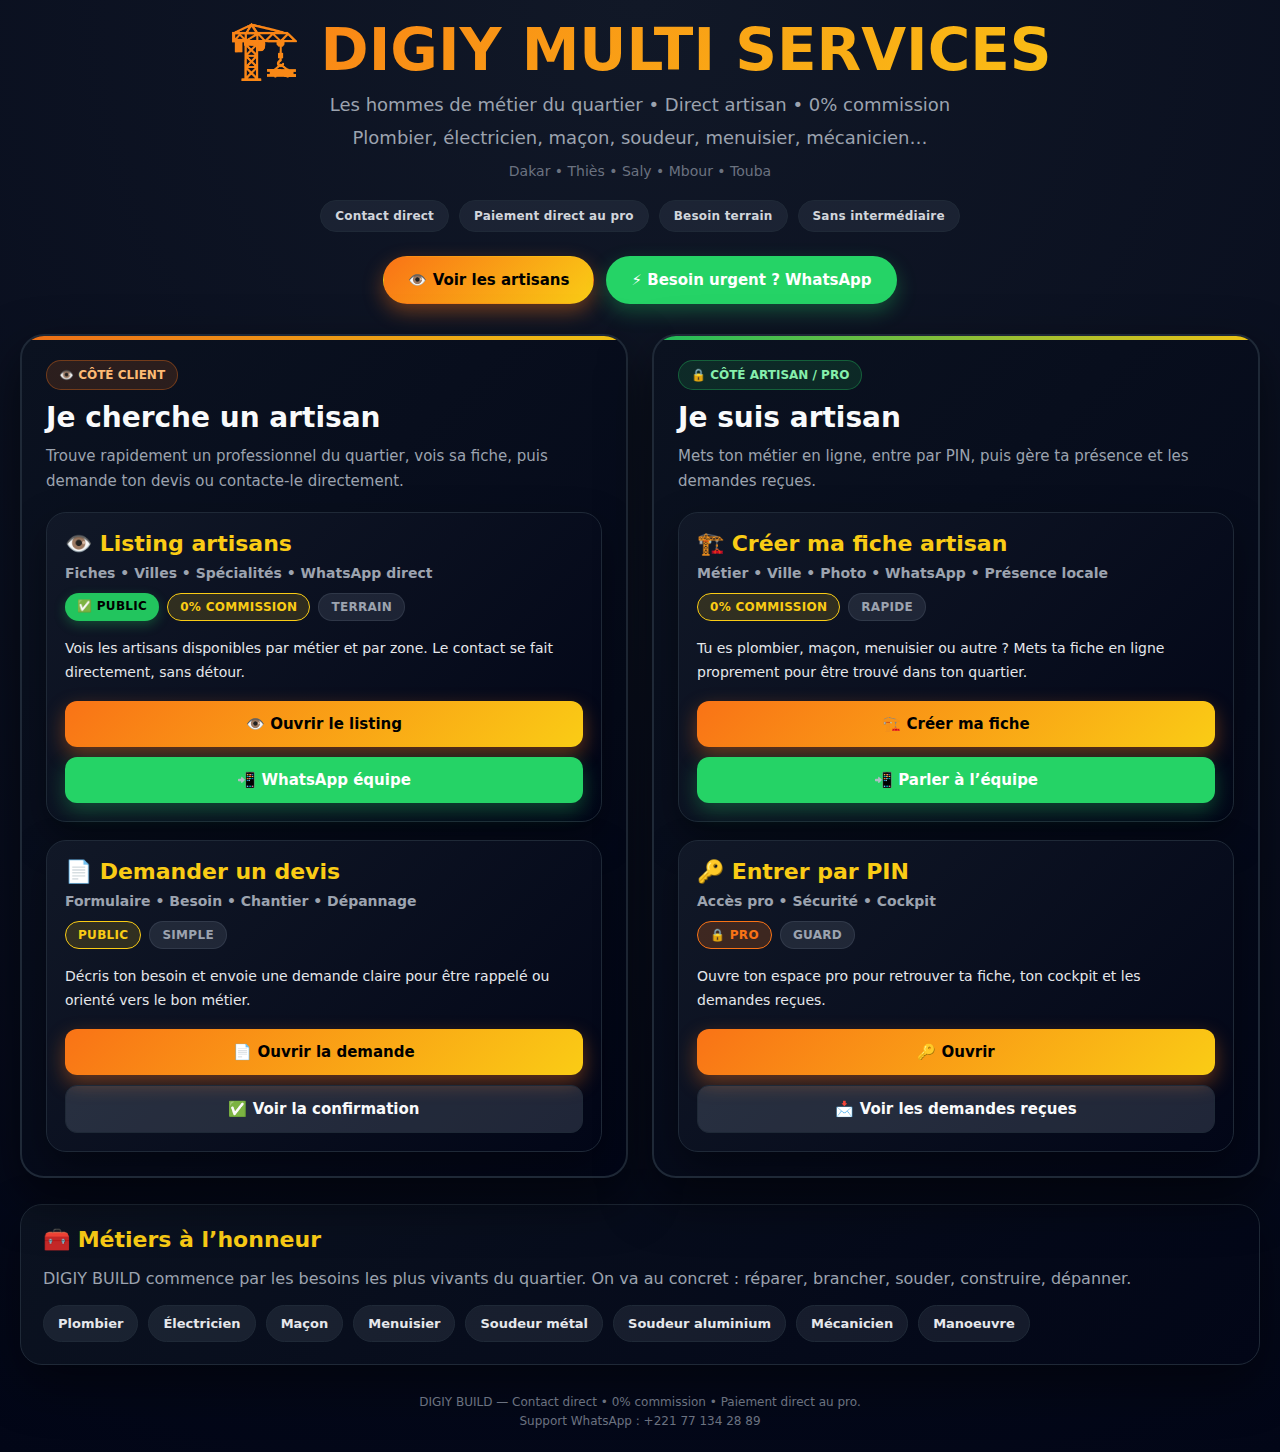
<file: index.html>
<!DOCTYPE html>
<html lang="fr">
<head>
  <meta charset="utf-8">
  <title>DIGIY BUILD — Hommes de métier du quartier</title>
  <meta name="viewport" content="width=device-width, initial-scale=1">
  <meta name="description" content="DIGIY BUILD : plombiers, électriciens, maçons, menuisiers, soudeurs, mécaniciens. Contact direct, 0% commission.">
  <meta name="theme-color" content="#020617">

  <style>
    :root{
      --bg:#020617;
      --accent:#facc15;
      --orange:#f97316;
      --green:#22c55e;
      --ink:#f9fafb;
      --muted:#9ca3af;
      --line:#1f2937;
      --card:#0b1220;
      --card2:#111827;
    }

    *{box-sizing:border-box;margin:0;padding:0}

    body{
      margin:0;
      background:
        radial-gradient(circle at top,#111827,#020617);
      color:var(--ink);
      font-family:system-ui,-apple-system,sans-serif;
      padding:20px;
      min-height:100vh;
    }

    .container{max-width:1400px;margin:0 auto}

    .header{
      text-align:center;
      margin-bottom:28px;
    }

    .header h1{
      font-size:clamp(38px,7vw,58px);
      font-weight:900;
      background:linear-gradient(135deg,#f97316,#facc15);
      -webkit-background-clip:text;
      -webkit-text-fill-color:transparent;
      margin:0 0 10px;
      line-height:1.05;
    }

    .header p{
      color:var(--muted);
      font-size:18px;
      margin:6px 0;
      line-height:1.5;
    }

    .header .zones{
      font-size:14px;
      color:#6b7280;
      margin-top:10px;
    }

    .hero-pills{
      margin-top:18px;
      display:flex;
      gap:10px;
      justify-content:center;
      flex-wrap:wrap;
    }

    .pill{
      padding:8px 14px;
      border-radius:999px;
      border:1px solid var(--line);
      background:rgba(148,163,184,.10);
      color:#d1d5db;
      font-size:12px;
      font-weight:800;
      letter-spacing:.2px;
    }

    .urgent-bar{
      margin:24px auto 0;
      max-width:860px;
      display:flex;
      gap:12px;
      justify-content:center;
      flex-wrap:wrap;
    }

    .cta-btn{
      display:inline-flex;
      align-items:center;
      justify-content:center;
      gap:8px;
      padding:14px 24px;
      text-decoration:none;
      border-radius:999px;
      font-weight:800;
      font-size:15px;
      transition:all .2s;
      border:1px solid transparent;
    }

    .cta-btn:hover{
      transform:translateY(-2px);
    }

    .cta-btn.primary{
      background:linear-gradient(135deg,#f97316,#facc15);
      color:#000;
      box-shadow:0 8px 20px rgba(249,115,22,.4);
    }

    .cta-btn.primary:hover{
      box-shadow:0 12px 28px rgba(249,115,22,.6);
    }

    .cta-btn.wa{
      background:#25d366;
      color:#fff;
      box-shadow:0 8px 20px rgba(37,211,102,.30);
    }

    .cta-btn.wa:hover{
      box-shadow:0 12px 28px rgba(37,211,102,.45);
    }

    .cta-btn.secondary{
      background:rgba(148,163,184,.14);
      color:var(--ink);
      border-color:var(--line);
    }

    .split{
      display:grid;
      grid-template-columns:1fr 1fr;
      gap:24px;
      margin-top:30px;
    }

    @media(max-width:900px){
      .split{grid-template-columns:1fr}
    }

    .panel{
      background:linear-gradient(135deg,#0b1220,#020617);
      border:2px solid var(--line);
      border-radius:24px;
      padding:24px;
      box-shadow:0 20px 50px rgba(0,0,0,.55);
      position:relative;
      overflow:hidden;
    }

    .panel::before{
      content:"";
      position:absolute;
      top:0;left:0;right:0;
      height:4px;
      background:linear-gradient(90deg,#f97316,#facc15);
      opacity:.95;
    }

    .panel.pro::before{
      background:linear-gradient(90deg,#22c55e,#facc15);
    }

    .panel-head{
      margin-bottom:18px;
    }

    .panel-kicker{
      display:inline-flex;
      align-items:center;
      gap:8px;
      padding:7px 12px;
      border-radius:999px;
      font-size:12px;
      font-weight:900;
      margin-bottom:12px;
    }

    .panel-kicker.public{
      background:rgba(249,115,22,.14);
      color:#fdba74;
      border:1px solid rgba(249,115,22,.35);
    }

    .panel-kicker.pro{
      background:rgba(34,197,94,.14);
      color:#86efac;
      border:1px solid rgba(34,197,94,.35);
    }

    .panel h2{
      font-size:28px;
      margin-bottom:10px;
      line-height:1.15;
    }

    .panel p{
      color:var(--muted);
      line-height:1.65;
      font-size:15px;
    }

    .grid{
      display:grid;
      grid-template-columns:1fr;
      gap:18px;
      margin-top:18px;
    }

    .card{
      background:linear-gradient(135deg,#111827,#020617);
      border:1px solid var(--line);
      border-radius:20px;
      padding:18px;
      box-shadow:0 16px 38px rgba(0,0,0,.38);
      transition:transform .2s, box-shadow .2s;
    }

    .card:hover{
      transform:translateY(-3px);
      box-shadow:0 20px 46px rgba(0,0,0,.52);
    }

    .card .name{
      font-size:22px;
      font-weight:900;
      color:var(--accent);
      margin-bottom:8px;
      line-height:1.2;
    }

    .card .type{
      font-size:14px;
      color:var(--muted);
      font-weight:700;
      margin-bottom:12px;
    }

    .card .desc{
      font-size:14px;
      color:#e5e7eb;
      line-height:1.7;
      margin-bottom:16px;
    }

    .badges{
      display:flex;
      gap:8px;
      flex-wrap:wrap;
      margin-bottom:16px;
    }

    .badge{
      padding:6px 12px;
      border-radius:999px;
      font-size:12px;
      font-weight:800;
      text-transform:uppercase;
      letter-spacing:.3px;
    }

    .badge-public{
      background:rgba(250,204,21,.15);
      color:var(--accent);
      border:1px solid var(--accent);
    }

    .badge-verified{
      background:var(--green);
      color:#000;
      box-shadow:0 4px 12px rgba(34,197,94,.3);
    }

    .badge-pro{
      background:rgba(249,115,22,.2);
      color:var(--orange);
      border:1px solid var(--orange);
    }

    .badge-info{
      background:rgba(148,163,184,.15);
      color:var(--muted);
      border:1px solid rgba(148,163,184,.15);
    }

    .actions{
      display:flex;
      gap:10px;
      flex-direction:column;
    }

    .btn{
      width:100%;
      padding:14px 20px;
      border:none;
      border-radius:12px;
      font-weight:800;
      font-size:15px;
      cursor:pointer;
      transition:all .2s;
      display:flex;
      align-items:center;
      justify-content:center;
      gap:8px;
      text-decoration:none;
    }

    .btn:active{transform:scale(.98)}

    .btn-primary{
      background:linear-gradient(135deg,#f97316,#facc15);
      color:#000;
      box-shadow:0 8px 20px rgba(249,115,22,.4);
    }

    .btn-primary:hover{
      box-shadow:0 12px 28px rgba(249,115,22,.6);
      transform:translateY(-2px);
    }

    .btn-wa{
      background:#25d366;
      color:#fff;
      box-shadow:0 8px 20px rgba(37,211,102,.3);
    }

    .btn-wa:hover{
      background:#20c05c;
      box-shadow:0 12px 28px rgba(37,211,102,.5);
      transform:translateY(-2px);
    }

    .btn-ghost{
      background:rgba(148,163,184,.2);
      color:var(--ink);
      border:1px solid var(--line);
      box-shadow:none;
    }

    .btn-ghost:hover{
      transform:translateY(-2px);
      border-color:rgba(250,204,21,.45);
    }

    .metiers{
      margin-top:26px;
      background:linear-gradient(135deg,#0b1220,#020617);
      border:1px solid var(--line);
      border-radius:22px;
      padding:22px;
      box-shadow:0 20px 50px rgba(0,0,0,.45);
    }

    .metiers h3{
      font-size:22px;
      margin-bottom:14px;
      color:var(--accent);
    }

    .metiers p{
      color:var(--muted);
      line-height:1.6;
      margin-bottom:14px;
    }

    .metier-list{
      display:flex;
      flex-wrap:wrap;
      gap:10px;
    }

    .metier{
      padding:10px 14px;
      border-radius:999px;
      background:rgba(148,163,184,.12);
      border:1px solid var(--line);
      color:#e5e7eb;
      font-size:13px;
      font-weight:800;
    }

    footer{
      margin-top:28px;
      text-align:center;
      color:#6b7280;
      font-size:12px;
      line-height:1.6;
    }
  </style>
</head>

<body>
  <div class="container">

    <div class="header">
      <h1>🏗️ DIGIY MULTI SERVICES</h1>
      <p>Les hommes de métier du quartier • Direct artisan • 0% commission</p>
      <p>Plombier, électricien, maçon, soudeur, menuisier, mécanicien…</p>
      <p class="zones">Dakar • Thiès • Saly • Mbour • Touba</p>

      <div class="hero-pills">
        <div class="pill">Contact direct</div>
        <div class="pill">Paiement direct au pro</div>
        <div class="pill">Besoin terrain</div>
        <div class="pill">Sans intermédiaire</div>
      </div>

      <div class="urgent-bar">
        <a href="./listing.html" class="cta-btn primary">👁️ Voir les artisans</a>
        <a href="https://wa.me/221771342889?text=Salut%20DIGIY%20BUILD%2C%20j%E2%80%99ai%20un%20besoin%20urgent%20de%20d%C3%A9pannage." class="cta-btn wa" target="_blank" rel="noopener">
          ⚡ Besoin urgent ? WhatsApp
        </a>
      </div>
    </div>

    <section class="split">

      <div class="panel">
        <div class="panel-head">
          <div class="panel-kicker public">👁️ CÔTÉ CLIENT</div>
          <h2>Je cherche un artisan</h2>
          <p>
            Trouve rapidement un professionnel du quartier, vois sa fiche, puis demande ton devis ou contacte-le directement.
          </p>
        </div>

        <div class="grid">
          <article class="card">
            <div class="name">👁️ Listing artisans</div>
            <div class="type">Fiches • Villes • Spécialités • WhatsApp direct</div>
            <div class="badges">
              <div class="badge badge-verified">✅ PUBLIC</div>
              <div class="badge badge-public">0% commission</div>
              <div class="badge badge-info">Terrain</div>
            </div>
            <div class="desc">
              Vois les artisans disponibles par métier et par zone. Le contact se fait directement, sans détour.
            </div>
            <div class="actions">
              <a class="btn btn-primary" href="./listing.html">👁️ Ouvrir le listing</a>
              <a class="btn btn-wa" href="https://wa.me/221771342889?text=Salut%20DIGIY%20BUILD%2C%20je%20cherche%20un%20artisan." target="_blank" rel="noopener">📲 WhatsApp équipe</a>
            </div>
          </article>

          <article class="card">
            <div class="name">📄 Demander un devis</div>
            <div class="type">Formulaire • Besoin • Chantier • Dépannage</div>
            <div class="badges">
              <div class="badge badge-public">Public</div>
              <div class="badge badge-info">Simple</div>
            </div>
            <div class="desc">
              Décris ton besoin et envoie une demande claire pour être rappelé ou orienté vers le bon métier.
            </div>
            <div class="actions">
              <a class="btn btn-primary" href="./request.html">📄 Ouvrir la demande</a>
              <a class="btn btn-ghost" href="./success.html">✅ Voir la confirmation</a>
            </div>
          </article>
        </div>
      </div>

      <div class="panel pro">
        <div class="panel-head">
          <div class="panel-kicker pro">🔒 CÔTÉ ARTISAN / PRO</div>
          <h2>Je suis artisan</h2>
          <p>
            Mets ton métier en ligne, entre par PIN, puis gère ta présence et les demandes reçues.
          </p>
        </div>

        <div class="grid">
          <article class="card">
            <div class="name">🏗️ Créer ma fiche artisan</div>
            <div class="type">Métier • Ville • Photo • WhatsApp • Présence locale</div>
            <div class="badges">
              <div class="badge badge-public">0% commission</div>
              <div class="badge badge-info">Rapide</div>
            </div>
            <div class="desc">
              Tu es plombier, maçon, menuisier ou autre ? Mets ta fiche en ligne proprement pour être trouvé dans ton quartier.
            </div>
            <div class="actions">
              <a class="btn btn-primary" href="./build-gen.html">🏗️ Créer ma fiche</a>
              <a class="btn btn-wa" href="https://wa.me/221771342889?text=Salut%20DIGIY%20BUILD%2C%20je%20veux%20mettre%20mon%20m%C3%A9tier%20en%20ligne." target="_blank" rel="noopener">📲 Parler à l’équipe</a>
            </div>
          </article>

          <article class="card">
            <div class="name">🔑 Entrer par PIN</div>
            <div class="type">Accès pro • Sécurité • Cockpit</div>
            <div class="badges">
              <div class="badge badge-pro">🔒 PRO</div>
              <div class="badge badge-info">Guard</div>
            </div>
            <div class="desc">
              Ouvre ton espace pro pour retrouver ta fiche, ton cockpit et les demandes reçues.
            </div>
            <div class="actions">
              <a class="btn btn-primary" href="./pin.html">🔑 Ouvrir</a>
              <a class="btn btn-ghost" href="./demandes.html">📩 Voir les demandes reçues</a>
            </div>
          </article>
        </div>
      </div>
    </section>

    <section class="metiers">
      <h3>🧰 Métiers à l’honneur</h3>
      <p>
        DIGIY BUILD commence par les besoins les plus vivants du quartier. On va au concret : réparer, brancher, souder, construire, dépanner.
      </p>

      <div class="metier-list">
        <span class="metier">Plombier</span>
        <span class="metier">Électricien</span>
        <span class="metier">Maçon</span>
        <span class="metier">Menuisier</span>
        <span class="metier">Soudeur métal</span>
        <span class="metier">Soudeur aluminium</span>
        <span class="metier">Mécanicien</span>
        <span class="metier">Manoeuvre</span>
      </div>
    </section>

    <footer>
      DIGIY BUILD — Contact direct • 0% commission • Paiement direct au pro.<br>
      Support WhatsApp : +221 77 134 28 89
    </footer>

  </div>
</body>
</html>
</file>
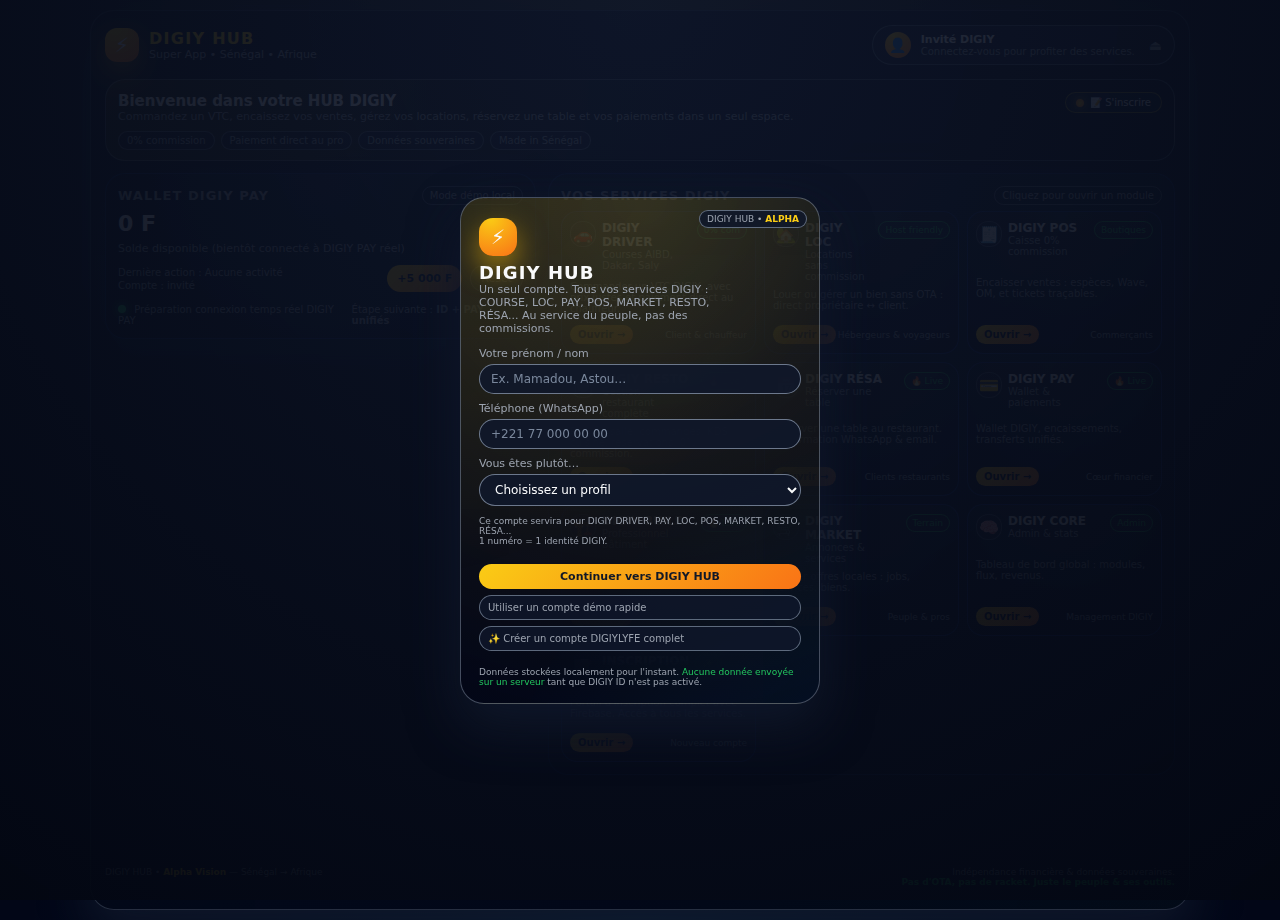
<file: hub-index.html>
<!DOCTYPE html>
<html lang="fr">
<head>
  <meta charset="utf-8">
  <title>DIGIY HUB — Super App Afrique</title>
  <meta name="viewport" content="width=device-width, initial-scale=1, viewport-fit=cover">
  <meta name="description" content="DIGIY HUB — Porte d'entrée unique vers les services DIGIY : DRIVER, LOC, PAY, POS, MARKET, RESTO, RÉSA.">
  <meta name="theme-color" content="#020617">

  <style>
    :root{
      --bg:#020617;
      --bg-soft:#020818;
      --card:#030712;
      --card-alt:#020617;
      --accent:#facc15;
      --accent-soft:#f97316;
      --accent-soft2:#22c55e;
      --ink:#f9fafb;
      --muted:#9ca3af;
      --line:#1f2937;
      --danger:#ef4444;
      --good:#22c55e;
      --info:#38bdf8;
      --radius-xl:20px;
      --radius-lg:16px;
      --radius-md:12px;
      --shadow-soft:0 20px 45px rgba(15,23,42,0.9);
    }

    *{
      box-sizing:border-box;
      margin:0;
      padding:0;
      font-family:-apple-system, BlinkMacSystemFont, system-ui, "Segoe UI", sans-serif;
    }

    body{
      min-height:100vh;
      background:
        radial-gradient(circle at top, rgba(250,204,21,0.16), transparent 60%),
        radial-gradient(circle at bottom, rgba(56,189,248,0.12), transparent 55%),
        #020617;
      color:var(--ink);
      display:flex;
      justify-content:center;
      padding:10px;
    }

    .app{
      width:100%;
      max-width:1100px;
      min-height:100vh;
      background:linear-gradient(135deg, #020617 0%, #020819 50%, #020617 100%);
      border-radius:24px;
      border:1px solid rgba(148,163,184,0.25);
      box-shadow:var(--shadow-soft);
      padding:14px 14px 22px;
      display:flex;
      flex-direction:column;
      position:relative;
      overflow:hidden;
    }

    .app::before{
      content:"";
      position:absolute;
      inset:-40%;
      background:
        radial-gradient(circle at 0% 0%, rgba(250,204,21,0.08), transparent 55%),
        radial-gradient(circle at 100% 100%, rgba(34,197,94,0.08), transparent 45%);
      opacity:0.75;
      pointer-events:none;
    }

    header{
      position:relative;
      z-index:5;
      display:flex;
      align-items:center;
      justify-content:space-between;
      margin-bottom:8px;
    }

    .brand{
      display:flex;
      align-items:center;
      gap:10px;
    }

    .brand-logo{
      width:34px;
      height:34px;
      border-radius:12px;
      background:radial-gradient(circle at 30% 0%, #facc15, #f97316);
      display:flex;
      align-items:center;
      justify-content:center;
      font-size:20px;
      box-shadow:0 10px 25px rgba(234,179,8,0.5);
    }

    .brand-text-title{
      font-size:16px;
      font-weight:800;
      letter-spacing:0.08em;
      text-transform:uppercase;
      color:var(--accent);
    }
    .brand-text-sub{
      font-size:11px;
      color:var(--muted);
    }

    .user-pill{
      display:flex;
      align-items:center;
      gap:10px;
      background:rgba(15,23,42,0.9);
      border-radius:999px;
      padding:6px 12px;
      border:1px solid rgba(148,163,184,0.5);
      font-size:11px;
    }

    .user-avatar{
      width:26px;
      height:26px;
      border-radius:999px;
      background:radial-gradient(circle at 30% 0%, var(--accent), #f97316);
      display:flex;
      align-items:center;
      justify-content:center;
      font-size:14px;
    }

    .user-name{
      font-weight:600;
    }

    .user-role{
      color:var(--muted);
      font-size:10px;
    }

    .logout-btn{
      border:none;
      background:transparent;
      color:var(--muted);
      font-size:14px;
      cursor:pointer;
      padding:0 0 0 4px;
    }

    main{
      position:relative;
      z-index:5;
      flex:1;
      display:flex;
      flex-direction:column;
      gap:12px;
      margin-top:6px;
    }

    .welcome{
      background:radial-gradient(circle at top left, rgba(250,204,21,0.14), transparent 55%);
      border-radius:var(--radius-xl);
      border:1px solid rgba(148,163,184,0.45);
      padding:12px 12px 10px;
      display:flex;
      flex-direction:column;
      gap:3px;
    }

    .welcome-top{
      display:flex;
      justify-content:space-between;
      align-items:flex-start;
      gap:10px;
    }

    .welcome-title{
      font-size:15px;
      font-weight:700;
    }

    .welcome-sub{
      font-size:11px;
      color:var(--muted);
    }

    .welcome-badge{
      font-size:10px;
      border-radius:999px;
      padding:4px 10px;
      border:1px solid rgba(250,204,21,0.5);
      background:rgba(15,23,42,0.85);
      display:inline-flex;
      align-items:center;
      gap:6px;
      cursor:pointer;
      transition: all 0.3s;
    }

    .welcome-badge:hover{
      background:rgba(250,204,21,0.2);
      border-color:var(--accent);
    }

    .welcome-badge span.dot{
      width:8px;
      height:8px;
      border-radius:999px;
      background:radial-gradient(circle, var(--accent), #f97316);
      box-shadow:0 0 10px rgba(250,204,21,0.8);
    }

    .welcome-tags{
      display:flex;
      flex-wrap:wrap;
      gap:6px;
      margin-top:5px;
    }

    .welcome-tag{
      font-size:10px;
      padding:3px 8px;
      border-radius:999px;
      border:1px solid rgba(148,163,184,0.5);
      color:var(--muted);
      background:rgba(15,23,42,0.7);
    }

    .grid{
      display:grid;
      grid-template-columns:2.2fr 3.2fr;
      gap:12px;
      align-items:flex-start;
    }

    @media(max-width:800px){
      .app{
        border-radius:0;
        border:none;
        box-shadow:none;
      }
      .grid{
        grid-template-columns:1fr;
      }
    }

    .card{
      background:radial-gradient(circle at top, rgba(15,23,42,0.9), rgba(3,7,18,0.96));
      border-radius:var(--radius-xl);
      border:1px solid rgba(30,64,175,0.4);
      padding:12px;
      box-shadow:0 12px 35px rgba(15,23,42,0.8);
      position:relative;
      overflow:hidden;
    }

    .card-header{
      display:flex;
      justify-content:space-between;
      align-items:center;
      margin-bottom:6px;
    }

    .card-title{
      font-size:13px;
      font-weight:700;
      text-transform:uppercase;
      letter-spacing:0.08em;
      color:var(--muted);
    }

    .card-pill{
      font-size:10px;
      padding:3px 7px;
      border-radius:999px;
      border:1px solid rgba(148,163,184,0.5);
      color:var(--muted);
    }

    .wallet-main{
      display:flex;
      flex-direction:column;
      gap:6px;
      margin-top:4px;
    }

    .wallet-balance{
      font-size:22px;
      font-weight:800;
    }

    .wallet-label{
      font-size:11px;
      color:var(--muted);
    }

    .wallet-row{
      display:flex;
      justify-content:space-between;
      align-items:center;
      margin-top:4px;
      gap:6px;
    }

    .wallet-meta{
      font-size:10px;
      color:var(--muted);
      display:flex;
      flex-direction:column;
      gap:2px;
    }

    .wallet-actions{
      display:flex;
      gap:8px;
    }

    .btn{
      border:none;
      border-radius:999px;
      padding:6px 10px;
      font-size:11px;
      cursor:pointer;
      display:inline-flex;
      align-items:center;
      gap:5px;
      white-space:nowrap;
      transition:all 0.3s;
    }

    .btn-primary{
      background:linear-gradient(135deg, #facc15, #f97316);
      color:#111827;
      font-weight:600;
    }

    .btn-primary:hover{
      transform:translateY(-2px);
      box-shadow:0 5px 15px rgba(250,204,21,0.5);
    }

    .btn-ghost{
      background:rgba(15,23,42,0.9);
      color:var(--muted);
      border:1px solid rgba(148,163,184,0.5);
    }

    .btn-ghost:hover{
      border-color:var(--accent);
    }

    .wallet-foot{
      display:flex;
      justify-content:space-between;
      align-items:center;
      margin-top:6px;
      font-size:10px;
      color:var(--muted);
    }

    .status-dot{
      width:8px;
      height:8px;
      border-radius:999px;
      background:var(--good);
      box-shadow:0 0 10px rgba(34,197,94,0.9);
      margin-right:5px;
      display:inline-block;
    }

    .modules{
      display:grid;
      grid-template-columns:repeat(3, minmax(0,1fr));
      gap:8px;
      margin-top:4px;
    }

    @media(max-width:900px){
      .modules{
        grid-template-columns:repeat(2, minmax(0,1fr));
      }
    }

    @media(max-width:600px){
      .modules{
        grid-template-columns:repeat(2,minmax(0,1fr));
      }
    }

    .module{
      background:radial-gradient(circle at top, rgba(15,23,42,0.95), #020617);
      border-radius:var(--radius-lg);
      border:1px solid rgba(30,64,175,0.6);
      padding:9px 8px;
      display:flex;
      flex-direction:column;
      justify-content:space-between;
      gap:4px;
      position:relative;
      overflow:hidden;
      transition:all 0.3s;
    }

    .module:hover{
      border-color:var(--accent);
      transform:translateY(-2px);
    }

    .module::before{
      content:"";
      position:absolute;
      inset:-40%;
      background:radial-gradient(circle at top, rgba(250,204,21,0.08), transparent 55%);
      opacity:0.75;
      pointer-events:none;
    }

    .module-header{
      display:flex;
      align-items:flex-start;
      justify-content:space-between;
      gap:6px;
    }

    .module-icon{
      width:26px;
      height:26px;
      border-radius:12px;
      display:flex;
      align-items:center;
      justify-content:center;
      font-size:16px;
      background:rgba(15,23,42,0.9);
      border:1px solid rgba(148,163,184,0.4);
      flex-shrink:0;
    }

    .module-titles{
      flex:1;
    }

    .module-name{
      font-size:12px;
      font-weight:700;
    }

    .module-tagline{
      font-size:10px;
      color:var(--muted);
    }

    .module-badge{
      font-size:9px;
      padding:3px 6px;
      border-radius:999px;
      border:1px solid rgba(34,197,94,0.8);
      color:var(--good);
      background:rgba(15,23,42,0.9);
      white-space:nowrap;
    }

    .module-body{
      font-size:10px;
      color:var(--muted);
      margin-top:3px;
      min-height:28px;
    }

    .module-foot{
      display:flex;
      justify-content:space-between;
      align-items:center;
      margin-top:4px;
      font-size:9px;
      color:var(--muted);
    }

    .module-btn{
      border:none;
      border-radius:999px;
      padding:4px 8px;
      font-size:10px;
      cursor:pointer;
      background:linear-gradient(135deg, #facc15, #f97316);
      color:#020617;
      font-weight:600;
      display:inline-flex;
      align-items:center;
      gap:4px;
      transition:all 0.3s;
    }

    .module-btn:hover{
      transform:translateX(2px);
      box-shadow:0 3px 10px rgba(250,204,21,0.4);
    }

    .module-mini{
      font-size:9px;
      color:var(--muted);
    }

    footer{
      position:relative;
      z-index:5;
      margin-top:10px;
      font-size:9px;
      color:var(--muted);
      display:flex;
      justify-content:space-between;
      gap:6px;
      flex-wrap:wrap;
    }

    .footer-left span{
      color:var(--accent);
      font-weight:600;
    }

    .footer-right{
      text-align:right;
    }

    .footer-right strong{
      color:var(--accent-soft2);
    }

    /* OVERLAY LOGIN DIGIY ID */

    .overlay{
      position:fixed;
      inset:0;
      background:radial-gradient(circle at top, rgba(15,23,42,0.9), rgba(3,7,18,0.96));
      display:flex;
      align-items:center;
      justify-content:center;
      z-index:50;
    }

    .overlay.hidden{
      display:none;
    }

    .login-card{
      width:100%;
      max-width:360px;
      background:radial-gradient(circle at top, rgba(250,204,21,0.12), #020617);
      border-radius:24px;
      border:1px solid rgba(148,163,184,0.45);
      padding:20px 18px 16px;
      box-shadow:0 22px 50px rgba(15,23,42,1);
      position:relative;
      overflow:hidden;
    }

    .login-card::before{
      content:"";
      position:absolute;
      inset:-40%;
      background:
        radial-gradient(circle at 0% 0%, rgba(250,204,21,0.16), transparent 55%),
        radial-gradient(circle at 100% 100%, rgba(56,189,248,0.12), transparent 45%);
      opacity:0.9;
      pointer-events:none;
    }

    .login-head{
      position:relative;
      z-index:2;
      margin-bottom:12px;
    }

    .login-logo{
      width:38px;
      height:38px;
      border-radius:14px;
      background:radial-gradient(circle at 30% 0%, #facc15, #f97316);
      display:flex;
      align-items:center;
      justify-content:center;
      font-size:20px;
      box-shadow:0 12px 28px rgba(234,179,8,0.6);
      margin-bottom:6px;
    }

    .login-title{
      font-size:18px;
      font-weight:800;
      letter-spacing:0.06em;
      text-transform:uppercase;
    }

    .login-sub{
      font-size:11px;
      color:var(--muted);
      max-width:260px;
    }

    .login-form{
      position:relative;
      z-index:2;
      margin-top:8px;
      display:flex;
      flex-direction:column;
      gap:8px;
    }

    .field{
      display:flex;
      flex-direction:column;
      gap:4px;
    }

    .field label{
      font-size:11px;
      color:var(--muted);
    }

    .field input, .field select{
      border-radius:999px;
      border:1px solid rgba(148,163,184,0.7);
      background:rgba(15,23,42,0.9);
      color:var(--ink);
      padding:7px 11px;
      font-size:12px;
      outline:none;
    }

    .field input::placeholder{
      color:rgba(148,163,184,0.8);
    }

    .login-tip{
      font-size:9px;
      color:var(--muted);
      margin-top:2px;
    }

    .login-actions{
      margin-top:10px;
      display:flex;
      flex-direction:column;
      gap:6px;
    }

    .btn-full{
      width:100%;
      justify-content:center;
    }

    .btn-alt{
      background:rgba(15,23,42,0.8);
      color:var(--muted);
      border:1px solid rgba(148,163,184,0.6);
      font-size:10px;
      padding:6px 8px;
    }

    .login-foot{
      margin-top:8px;
      font-size:9px;
      color:var(--muted);
    }

    .login-foot span{
      color:var(--accent-soft2);
    }

    .pill-env{
      position:absolute;
      right:12px;
      top:12px;
      font-size:9px;
      padding:3px 7px;
      border-radius:999px;
      border:1px solid rgba(148,163,184,0.6);
      color:var(--muted);
      background:rgba(15,23,42,0.9);
      z-index:3;
    }

    .pill-env strong{
      color:var(--accent);
    }
  </style>
</head>
<body>

<div class="overlay" id="loginOverlay">
  <div class="login-card">
    <div class="pill-env">
      DIGIY HUB • <strong>ALPHA</strong>
    </div>
    <div class="login-head">
      <div class="login-logo">⚡</div>
      <div class="login-title">DIGIY HUB</div>
      <div class="login-sub">
        Un seul compte. Tous vos services DIGIY : COURSE, LOC, PAY, POS, MARKET, RESTO, RÉSA... 
        Au service du peuple, pas des commissions.
      </div>
    </div>

    <form class="login-form" onsubmit="event.preventDefault(); handleLogin();">
      <div class="field">
        <label for="loginName">Votre prénom / nom</label>
        <input id="loginName" type="text" placeholder="Ex. Mamadou, Astou…" required>
      </div>
      <div class="field">
        <label for="loginPhone">Téléphone (WhatsApp)</label>
        <input id="loginPhone" type="tel" placeholder="+221 77 000 00 00" required>
      </div>
      <div class="field">
        <label for="loginRole">Vous êtes plutôt…</label>
        <select id="loginRole" required>
          <option value="">Choisissez un profil</option>
          <option value="client">Client / voyageur</option>
          <option value="chauffeur">Chauffeur / livreur</option>
          <option value="commercant">Commerçant / Pro</option>
          <option value="hebergeur">Hébergeur / Pro LOC</option>
          <option value="admin">Admin DIGIY</option>
        </select>
      </div>

      <div class="login-tip">
        Ce compte servira pour DIGIY DRIVER, PAY, LOC, POS, MARKET, RESTO, RÉSA... 
        <br>1 numéro = 1 identité DIGIY.
      </div>

      <div class="login-actions">
        <button type="submit" class="btn btn-primary btn-full">
          Continuer vers DIGIY HUB
        </button>
        <button type="button" class="btn btn-alt" onclick="quickDemoUser()">
          Utiliser un compte démo rapide
        </button>
        <button type="button" class="btn btn-alt" onclick="openModule('inscription')">
          ✨ Créer un compte DIGIYLYFE complet
        </button>
      </div>

      <div class="login-foot">
        Données stockées localement pour l'instant. <span>Aucune donnée envoyée sur un serveur</span> tant que DIGIY ID n'est pas activé.
      </div>
    </form>
  </div>
</div>

<div class="app">
  <header>
    <div class="brand">
      <div class="brand-logo">⚡</div>
      <div>
        <div class="brand-text-title">DIGIY HUB</div>
        <div class="brand-text-sub">Super App • Sénégal • Afrique</div>
      </div>
    </div>

    <div class="user-pill" id="userPill">
      <div class="user-avatar" id="userAvatar">👤</div>
      <div>
        <div class="user-name" id="userName">Invité DIGIY</div>
        <div class="user-role" id="userRole">Connectez-vous pour accéder à vos services</div>
      </div>
      <button class="logout-btn" onclick="logoutUser()" title="Changer de compte">⏏</button>
    </div>
  </header>

  <main>
    <section class="welcome">
      <div class="welcome-top">
        <div>
          <div class="welcome-title" id="welcomeTitle">
            Bienvenue dans votre HUB DIGIY
          </div>
          <div class="welcome-sub" id="welcomeSub">
            Commandez un VTC, encaissez vos ventes, gérez vos locations, réservez une table et vos paiements dans un seul espace.
          </div>
        </div>
        <div class="welcome-badge" onclick="openModule('inscription')" title="Créer un compte complet">
          <span class="dot"></span>
          <span id="welcomeBadge">📝 S'inscrire</span>
        </div>
      </div>
      <div class="welcome-tags">
        <div class="welcome-tag">0% commission</div>
        <div class="welcome-tag">Paiement direct au pro</div>
        <div class="welcome-tag">Données souveraines</div>
        <div class="welcome-tag">Made in Sénégal</div>
      </div>
    </section>

    <section class="grid">
      <div class="card">
        <div class="card-header">
          <div class="card-title">Wallet DIGIY PAY</div>
          <div class="card-pill" id="walletStatus">Mode démo local</div>
        </div>

        <div class="wallet-main">
          <div class="wallet-balance" id="walletBalance">0 F</div>
          <div class="wallet-label">Solde disponible (bientôt connecté à DIGIY PAY réel)</div>

          <div class="wallet-row">
            <div class="wallet-meta">
              <span id="lastActivity">Dernière action : aucune</span>
              <span id="walletOwner">Compte : invité</span>
            </div>
            <div class="wallet-actions">
              <button class="btn btn-primary" onclick="simulateTopUp(5000)">+5 000 F</button>
              <button class="btn btn-ghost" onclick="resetWallet()">Reset</button>
            </div>
          </div>

          <div class="wallet-foot">
            <div>
              <span class="status-dot"></span>
              Préparation connexion temps réel DIGIY PAY
            </div>
            <div>Étape suivante : <strong>ID + PAY unifiés</strong></div>
          </div>
        </div>
      </div>

      <div class="card">
        <div class="card-header">
          <div class="card-title">Vos services DIGIY</div>
          <div class="card-pill">Cliquez pour ouvrir un module</div>
        </div>

        <div class="modules">
          <!-- DRIVER -->
          <div class="module">
            <div class="module-header">
              <div class="module-icon">🚗</div>
              <div class="module-titles">
                <div class="module-name">DIGIY DRIVER</div>
                <div class="module-tagline">Courses AIBD, Dakar, Saly</div>
              </div>
              <div class="module-badge">0% com</div>
            </div>
            <div class="module-body">
              Commander un VTC DIGIY, avec prix justes et paiement direct au chauffeur.
            </div>
            <div class="module-foot">
              <button class="module-btn" onclick="openModule('driver')">
                Ouvrir →
              </button>
              <div class="module-mini">Client & chauffeur</div>
            </div>
          </div>

          <!-- LOC -->
          <div class="module">
            <div class="module-header">
              <div class="module-icon">🏡</div>
              <div class="module-titles">
                <div class="module-name">DIGIY LOC</div>
                <div class="module-tagline">Locations sans commission</div>
              </div>
              <div class="module-badge">Host friendly</div>
            </div>
            <div class="module-body">
              Louer ou gérer un bien sans OTA : direct propriétaire ↔ client.
            </div>
            <div class="module-foot">
              <button class="module-btn" onclick="openModule('loc')">
                Ouvrir →
              </button>
              <div class="module-mini">Hébergeurs & voyageurs</div>
            </div>
          </div>

          <!-- POS -->
          <div class="module">
            <div class="module-header">
              <div class="module-icon">🧾</div>
              <div class="module-titles">
                <div class="module-name">DIGIY POS</div>
                <div class="module-tagline">Caisse 0% commission</div>
              </div>
              <div class="module-badge">Boutiques</div>
            </div>
            <div class="module-body">
              Encaisser ventes : espèces, Wave, OM, et tickets traçables.
            </div>
            <div class="module-foot">
              <button class="module-btn" onclick="openModule('pos')">
                Ouvrir →
              </button>
              <div class="module-mini">Commerçants</div>
            </div>
          </div>

          <!-- RESTO PRO -->
          <div class="module">
            <div class="module-header">
              <div class="module-icon">🍽️</div>
              <div class="module-titles">
                <div class="module-name">DIGIY RESTO</div>
                <div class="module-tagline">Gestion restaurant complète</div>
              </div>
              <div class="module-badge">🔥 Live</div>
            </div>
            <div class="module-body">
              Plan de salle, commandes, KDS cuisine, réservations. 0% commission.
            </div>
            <div class="module-foot">
              <button class="module-btn" onclick="openModule('tables')">
                Ouvrir →
              </button>
              <div class="module-mini">Restaurants & bars</div>
            </div>
          </div>

          <!-- RÉSA -->
          <div class="module">
            <div class="module-header">
              <div class="module-icon">📅</div>
              <div class="module-titles">
                <div class="module-name">DIGIY RÉSA</div>
                <div class="module-tagline">Réserver une table</div>
              </div>
              <div class="module-badge">🔥 Live</div>
            </div>
            <div class="module-body">
              Réserver une table au restaurant. Confirmation WhatsApp & email.
            </div>
            <div class="module-foot">
              <button class="module-btn" onclick="openModule('resa')">
                Ouvrir →
              </button>
              <div class="module-mini">Clients restaurants</div>
            </div>
          </div>

          <!-- PAY -->
          <div class="module">
            <div class="module-header">
              <div class="module-icon">💳</div>
              <div class="module-titles">
                <div class="module-name">DIGIY PAY</div>
                <div class="module-tagline">Wallet & paiements</div>
              </div>
              <div class="module-badge">🔥 Live</div>
            </div>
            <div class="module-body">
              Wallet DIGIY, encaissements, transferts unifiés.
            </div>
            <div class="module-foot">
              <button class="module-btn" onclick="openModule('pay')">
                Ouvrir →
              </button>
              <div class="module-mini">Cœur financier</div>
            </div>
          </div>

          <!-- BUILD -->
          <div class="module">
            <div class="module-header">
              <div class="module-icon">🏗️</div>
              <div class="module-titles">
                <div class="module-name">DIGIY BUILD</div>
                <div class="module-tagline">Professionnel bâtiment</div>
              </div>
              <div class="module-badge">🔥 Live</div>
            </div>
            <div class="module-body">
              Devis, chantiers, clients. Pour artisans et entreprises BTP.
            </div>
            <div class="module-foot">
              <button class="module-btn" onclick="openModule('build')">
                Ouvrir →
              </button>
              <div class="module-mini">Artisans & BTP</div>
            </div>
          </div>

          <!-- MARKET -->
          <div class="module">
            <div class="module-header">
              <div class="module-icon">🛒</div>
              <div class="module-titles">
                <div class="module-name">DIGIY MARKET</div>
                <div class="module-tagline">Annonces & services</div>
              </div>
              <div class="module-badge">Terrain</div>
            </div>
            <div class="module-body">
              Publier offres locales : jobs, services, biens.
            </div>
            <div class="module-foot">
              <button class="module-btn" onclick="openModule('market')">
                Ouvrir →
              </button>
              <div class="module-mini">Peuple & pros</div>
            </div>
          </div>

          <!-- CORE -->
          <div class="module">
            <div class="module-header">
              <div class="module-icon">🧠</div>
              <div class="module-titles">
                <div class="module-name">DIGIY CORE</div>
                <div class="module-tagline">Admin & stats</div>
              </div>
              <div class="module-badge">Admin</div>
            </div>
            <div class="module-body">
              Tableau de bord global : modules, flux, revenus.
            </div>
            <div class="module-foot">
              <button class="module-btn" onclick="openModule('core')">
                Ouvrir →
              </button>
              <div class="module-mini">Management DIGIY</div>
            </div>
          </div>

          <!-- INSCRIPTION -->
          <div class="module">
            <div class="module-header">
              <div class="module-icon">📝</div>
              <div class="module-titles">
                <div class="module-name">INSCRIPTION</div>
                <div class="module-tagline">Créer un compte DIGIYLYFE</div>
              </div>
              <div class="module-badge">✨ Nouveau</div>
            </div>
            <div class="module-body">
              Portail d'inscription complet avec Firebase. Accès à tous les services.
            </div>
            <div class="module-foot">
              <button class="module-btn" onclick="openModule('inscription')">
                Ouvrir →
              </button>
              <div class="module-mini">Nouveau compte</div>
            </div>
          </div>

        </div>
      </div>
    </section>

  </main>

  <footer>
    <div class="footer-left">
      DIGIY HUB • <span>Alpha Vision</span> — Sénégal → Afrique
    </div>
    <div class="footer-right">
      Indépendance financière & données souveraines. <br>
      <strong>Pas d'OTA, pas de racket. Juste le peuple & ses outils.</strong>
    </div>
  </footer>
</div>

<script>
  // ====== CONFIG LIENS MODULES (TOUS BRANCHÉS) ======
  const LINKS = {
    driver: "https://beauville.github.io/digiy-driver-client/",
    loc: "https://beauville.github.io/chez-baptiste-digiy-loc/",
    pos: "https://beauville.github.io/Caisse-officielle-ASTOU/",
    tables: "https://digiyrestaupro.netlify.app/", // 🔥 DIGIY RESTO PRO (CONNECTÉ!)
    resa: "https://beauville.github.io/digiy-resa/", // 🔥 DIGIY RÉSA
    inscription: "https://beauville.github.io/portail-inscription/", // ✨ PORTAIL INSCRIPTION
    pay: "https://beauville.github.io/digiy-pay/", // 🔥 DIGIY PAY (CONNECTÉ!)
    build: "https://beauville.github.io/DIGIY-BUILD---Professionnel-du-b-timent/", // 🔥 DIGIY BUILD (CONNECTÉ!)
    market: "#",   // futur DIGIY MARKET
    core: "#"      // futur DIGIY CORE
  };

  // ====== ÉTAT LOCAL (DIGIY ID simplifié + Wallet démo) ======
  const STORAGE_USER_KEY = "digiy_hub_user_v1";
  const STORAGE_WALLET_KEY = "digiy_hub_wallet_v1";

  let currentUser = null;
  let walletBalance = 0;
  let lastActivity = "Aucune activité";

  function formatCurrency(amount){
    return (amount || 0).toLocaleString("fr-FR") + " F";
  }

  function loadUser(){
    try{
      const raw = localStorage.getItem(STORAGE_USER_KEY);
      if(!raw) return null;
      return JSON.parse(raw);
    }catch(e){
      console.error("Erreur chargement user:", e);
      return null;
    }
  }

  function saveUser(user){
    currentUser = user;
    localStorage.setItem(STORAGE_USER_KEY, JSON.stringify(user));
  }

  function loadWallet(){
    try{
      const raw = localStorage.getItem(STORAGE_WALLET_KEY);
      if(!raw) return 0;
      return Number(raw) || 0;
    }catch(e){
      return 0;
    }
  }

  function saveWallet(value){
    walletBalance = value;
    localStorage.setItem(STORAGE_WALLET_KEY, String(value));
  }

  function getRoleLabel(role){
    switch(role){
      case "client": return "Client / voyageur";
      case "chauffeur": return "Chauffeur / livreur";
      case "commercant": return "Commerçant / Pro";
      case "hebergeur": return "Hébergeur / Pro LOC";
      case "admin": return "Admin DIGIY";
      default: return "Profil DIGIY";
    }
  }

  function updateUI(){
    const userNameEl = document.getElementById("userName");
    const userRoleEl = document.getElementById("userRole");
    const welcomeTitle = document.getElementById("welcomeTitle");
    const welcomeSub = document.getElementById("welcomeSub");
    const walletBalanceEl = document.getElementById("walletBalance");
    const walletOwnerEl = document.getElementById("walletOwner");
    const lastActivityEl = document.getElementById("lastActivity");

    if(currentUser){
      const roleLabel = getRoleLabel(currentUser.role);

      userNameEl.textContent = currentUser.name || "Compte DIGIY";
      userRoleEl.textContent = roleLabel;

      welcomeTitle.textContent = `Bonjour, ${currentUser.name || "frérot"} 👋`;
      welcomeSub.textContent = `Bienvenue dans votre HUB DIGIY. Vous pouvez accéder à vos services et, bientôt, à vos flux financiers unifiés.`;

      walletOwnerEl.textContent = `Compte : ${currentUser.phone || "—"}`;
    }else{
      userNameEl.textContent = "Invité DIGIY";
      userRoleEl.textContent = "Connectez-vous pour profiter des services.";
      welcomeTitle.textContent = "Bienvenue dans votre HUB DIGIY";
      welcomeSub.textContent = "Commandez un VTC, encaissez vos ventes, gérez vos locations, réservez une table et vos paiements dans un seul espace.";
      walletOwnerEl.textContent = "Compte : invité";
    }

    walletBalanceEl.textContent = formatCurrency(walletBalance);
    lastActivityEl.textContent = "Dernière action : " + lastActivity;
  }

  function handleLogin(){
    const nameInput = document.getElementById("loginName");
    const phoneInput = document.getElementById("loginPhone");
    const roleSelect = document.getElementById("loginRole");

    const name = nameInput.value.trim();
    const phone = phoneInput.value.trim();
    const role = roleSelect.value;

    if(!name || !phone || !role){
      alert("Merci de remplir tous les champs pour créer votre DIGIY ID local.");
      return;
    }

    const user = {
      name,
      phone,
      role,
      createdAt: new Date().toISOString()
    };

    saveUser(user);
    lastActivity = "Connexion DIGIY HUB";
    saveWallet(loadWallet());

    document.getElementById("loginOverlay").classList.add("hidden");
    updateUI();
  }

  function quickDemoUser(){
    const demo = {
      name: "Mamadou Démo",
      phone: "+221 77 000 00 00",
      role: "chauffeur",
      createdAt: new Date().toISOString()
    };
    saveUser(demo);
    lastActivity = "Connexion avec compte démo";
    if(walletBalance === 0){
      saveWallet(15000);
    }
    document.getElementById("loginOverlay").classList.remove("hidden");
    updateUI();
  }

  function logoutUser(){
    if(!confirm("Changer de compte DIGIY HUB ?")){
      return;
    }
    localStorage.removeItem(STORAGE_USER_KEY);
    currentUser = null;
    document.getElementById("loginOverlay").classList.remove("hidden");
    updateUI();
  }

  function simulateTopUp(amount){
    walletBalance = loadWallet() + Number(amount || 0);
    saveWallet(walletBalance);
    lastActivity = `Crédit démo +${formatCurrency(amount)}`;
    updateUI();
  }

  function resetWallet(){
    walletBalance = 0;
    saveWallet(walletBalance);
    lastActivity = "Réinitialisation solde démo";
    updateUI();
  }

  function openModule(key){
    const url = LINKS[key];
    console.log("[DIGIY HUB] openModule:", key, "→", url);

    if(!url){
      alert("Ce module n'est pas défini dans LINKS.");
      return;
    }
    if(url === "#"){
      alert("Ce module n'est pas encore connecté. Bientôt disponible !");
      return;
    }

    // Navigation directe
    window.location.href = url;
  }

  // ====== INIT ======
  document.addEventListener("DOMContentLoaded", () => {
    currentUser = loadUser();
    walletBalance = loadWallet();

    if(currentUser){
      document.getElementById("loginOverlay").classList.add("hidden");
    }

    updateUI();
  });
</script>

</body>
</html>
</file>
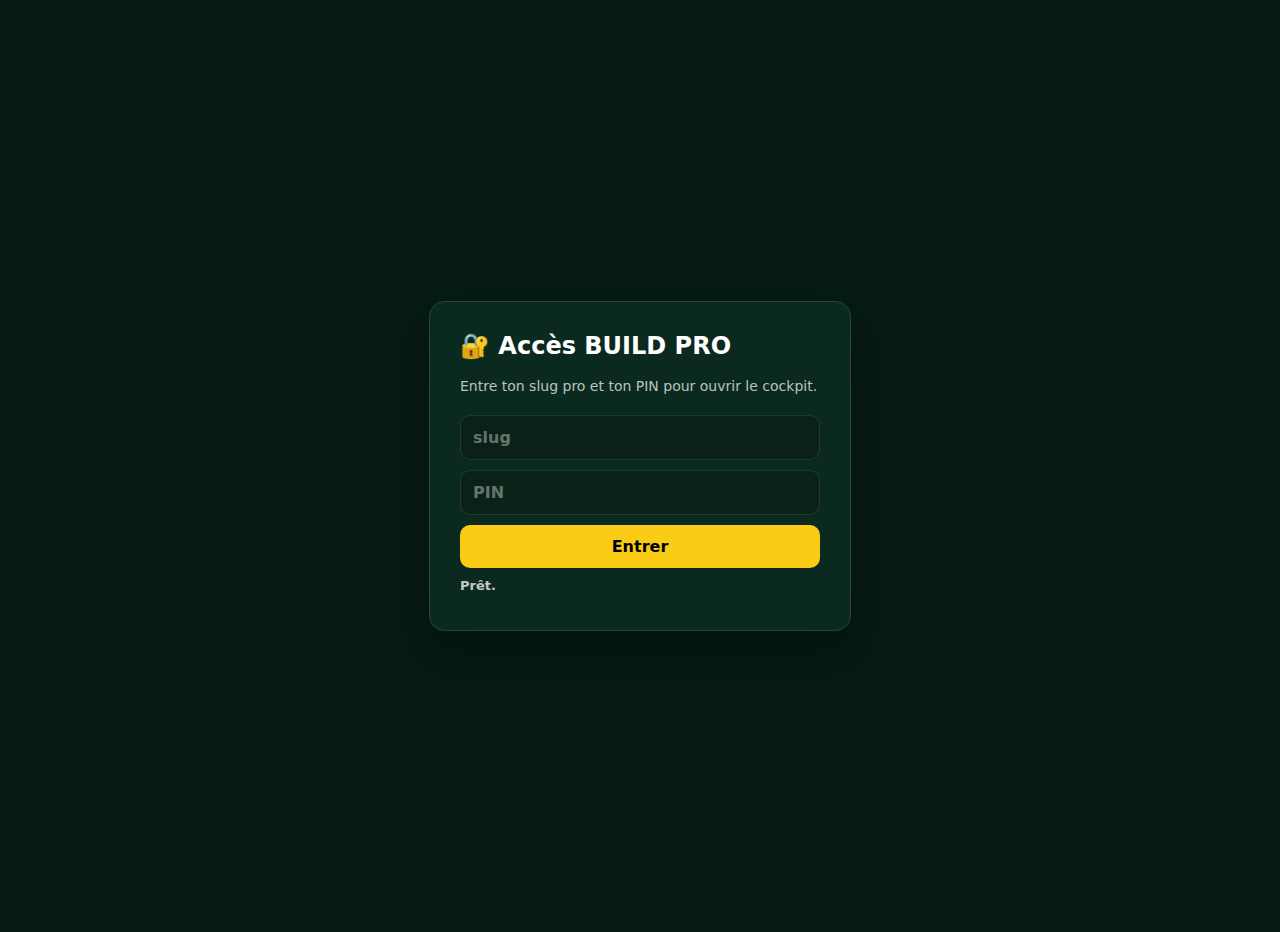
<file: pin.html>
<!doctype html>
<html lang="fr">
<head>
  <meta charset="utf-8">
  <meta name="viewport" content="width=device-width,initial-scale=1">
  <title>Accès BUILD PRO</title>
  <script src="./guard.js"></script>

  <style>
    body{
      margin:0;
      background:#061b14;
      color:white;
      font-family:system-ui,-apple-system,sans-serif;
      display:grid;
      place-items:center;
      min-height:100vh;
      padding:16px;
    }
    .box{
      background:#0b2a1f;
      padding:30px;
      border-radius:16px;
      width:100%;
      max-width:360px;
      display:flex;
      flex-direction:column;
      gap:10px;
      border:1px solid rgba(255,255,255,.12);
      box-shadow:0 20px 50px rgba(0,0,0,.35);
    }
    h2{
      margin:0 0 6px;
      font-size:24px;
    }
    p{
      margin:0 0 8px;
      color:rgba(255,255,255,.72);
      font-size:14px;
      line-height:1.5;
    }
    input,button{
      padding:12px;
      border-radius:10px;
      border:none;
      font:inherit;
      font-weight:800;
    }
    input{
      background:#092117;
      color:white;
      border:1px solid rgba(255,255,255,.10);
      outline:none;
    }
    input::placeholder{
      color:rgba(255,255,255,.38);
    }
    button{
      background:#facc15;
      color:black;
      cursor:pointer;
    }
    button:disabled{
      opacity:.6;
      cursor:not-allowed;
    }
    .status{
      min-height:22px;
      font-size:13px;
      font-weight:800;
      color:rgba(255,255,255,.76);
    }
    .status.err{ color:#fca5a5; }
    .status.ok{ color:#86efac; }
  </style>
</head>

<body>
  <div class="box">
    <h2>🔐 Accès BUILD PRO</h2>
    <p>Entre ton slug pro et ton PIN pour ouvrir le cockpit.</p>

    <input id="slug" placeholder="slug" autocomplete="username">
    <input id="pin" placeholder="PIN" type="password" autocomplete="one-time-code">

    <button id="btnGo" type="button">Entrer</button>
    <div id="status" class="status">Prêt.</div>
  </div>

  <script>
    const $ = (id) => document.getElementById(id);

    function normSlug(v){
      return String(v || "")
        .trim()
        .toLowerCase()
        .replace(/\s+/g, "-")
        .replace(/[^a-z0-9-]/g, "")
        .replace(/-+/g, "-")
        .replace(/^-|-$/g, "");
    }

    function normPin(v){
      return String(v || "").trim().replace(/\s+/g, "");
    }

    function setStatus(msg, tone = ""){
      const box = $("status");
      box.className = "status" + (tone ? " " + tone : "");
      box.textContent = msg;
    }

    function setBusy(on){
      $("btnGo").disabled = !!on;
      $("slug").disabled = !!on;
      $("pin").disabled = !!on;
    }

    async function go(){
      const slug = normSlug($("slug").value);
      const pin = normPin($("pin").value);

      if(!slug){
        setStatus("Slug manquant.", "err");
        $("slug").focus();
        return;
      }

      if(!pin){
        setStatus("PIN manquant.", "err");
        $("pin").focus();
        return;
      }

      if(!window.DIGIY_GUARD || typeof window.DIGIY_GUARD.loginWithPin !== "function"){
        setStatus("guard.js ne fournit pas loginWithPin.", "err");
        return;
      }

      setBusy(true);
      setStatus("Vérification du PIN...");

      try{
        const r = await window.DIGIY_GUARD.loginWithPin(slug, pin);

        if(!r || !r.ok){
          setStatus((r && r.error) || "Accès refusé.", "err");
          return;
        }

        setStatus("Accès validé. Ouverture du cockpit...", "ok");
        location.href = "./cockpit.html?slug=" + encodeURIComponent(slug);
      }catch(e){
        console.error(e);
        setStatus("Erreur pendant la vérification.", "err");
      }finally{
        setBusy(false);
      }
    }

    $("btnGo").addEventListener("click", go);
    $("slug").addEventListener("keydown", (e) => {
      if(e.key === "Enter") go();
    });
    $("pin").addEventListener("keydown", (e) => {
      if(e.key === "Enter") go();
    });
  </script>
</body>
</html>
</file>
